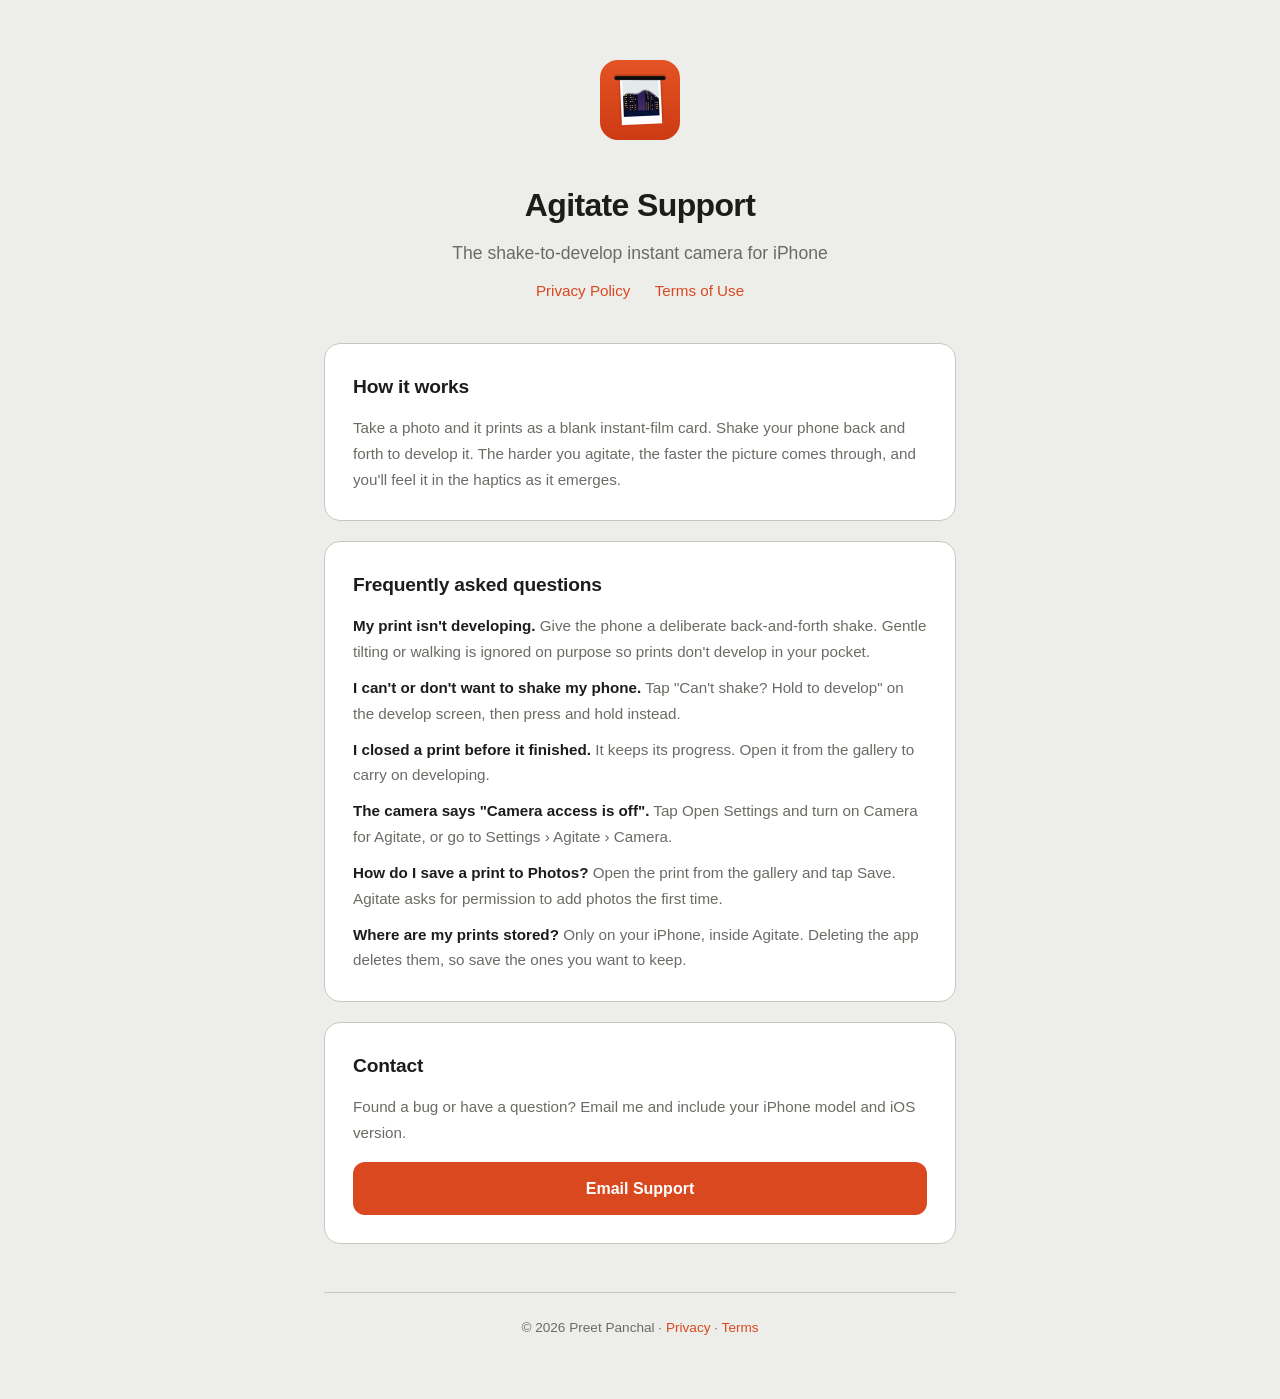
<file: index.html>
<!DOCTYPE html>
<html lang="en">
<head>
    <meta charset="UTF-8">
    <meta name="viewport" content="width=device-width, initial-scale=1.0">
    <title>Agitate Support</title>
    <meta name="description" content="Help, privacy policy and terms for Agitate, the shake-to-develop instant camera for iPhone.">
    <link rel="stylesheet" href="style.css">
</head>
<body>
    <div class="container">
        <div class="logo"><img src="icon.png" alt="Agitate app icon"></div>
        <h1>Agitate Support</h1>
        <p class="subtitle">The shake-to-develop instant camera for iPhone</p>
        <nav>
            <a href="privacy.html">Privacy Policy</a>
            <a href="terms.html">Terms of Use</a>
        </nav>

        <div class="card">
            <h2>How it works</h2>
            <p>Take a photo and it prints as a blank instant-film card. Shake your phone back and forth to develop it. The harder you agitate, the faster the picture comes through, and you'll feel it in the haptics as it emerges.</p>
        </div>

        <div class="card">
            <h2>Frequently asked questions</h2>
            <p><strong>My print isn't developing.</strong> Give the phone a deliberate back-and-forth shake. Gentle tilting or walking is ignored on purpose so prints don't develop in your pocket.</p>
            <p><strong>I can't or don't want to shake my phone.</strong> Tap "Can't shake? Hold to develop" on the develop screen, then press and hold instead.</p>
            <p><strong>I closed a print before it finished.</strong> It keeps its progress. Open it from the gallery to carry on developing.</p>
            <p><strong>The camera says "Camera access is off".</strong> Tap Open Settings and turn on Camera for Agitate, or go to Settings › Agitate › Camera.</p>
            <p><strong>How do I save a print to Photos?</strong> Open the print from the gallery and tap Save. Agitate asks for permission to add photos the first time.</p>
            <p><strong>Where are my prints stored?</strong> Only on your iPhone, inside Agitate. Deleting the app deletes them, so save the ones you want to keep.</p>
        </div>

        <div class="card">
            <h2>Contact</h2>
            <p>Found a bug or have a question? Email me and include your iPhone model and iOS version.</p>
            <a class="contact-link" href="mailto:preet2020@icloud.com?subject=Agitate%20support">Email Support</a>
        </div>

        <div class="footer">&copy; 2026 Preet Panchal &middot; <a href="privacy.html">Privacy</a> &middot; <a href="terms.html">Terms</a></div>
    </div>
</body>
</html>
</file>
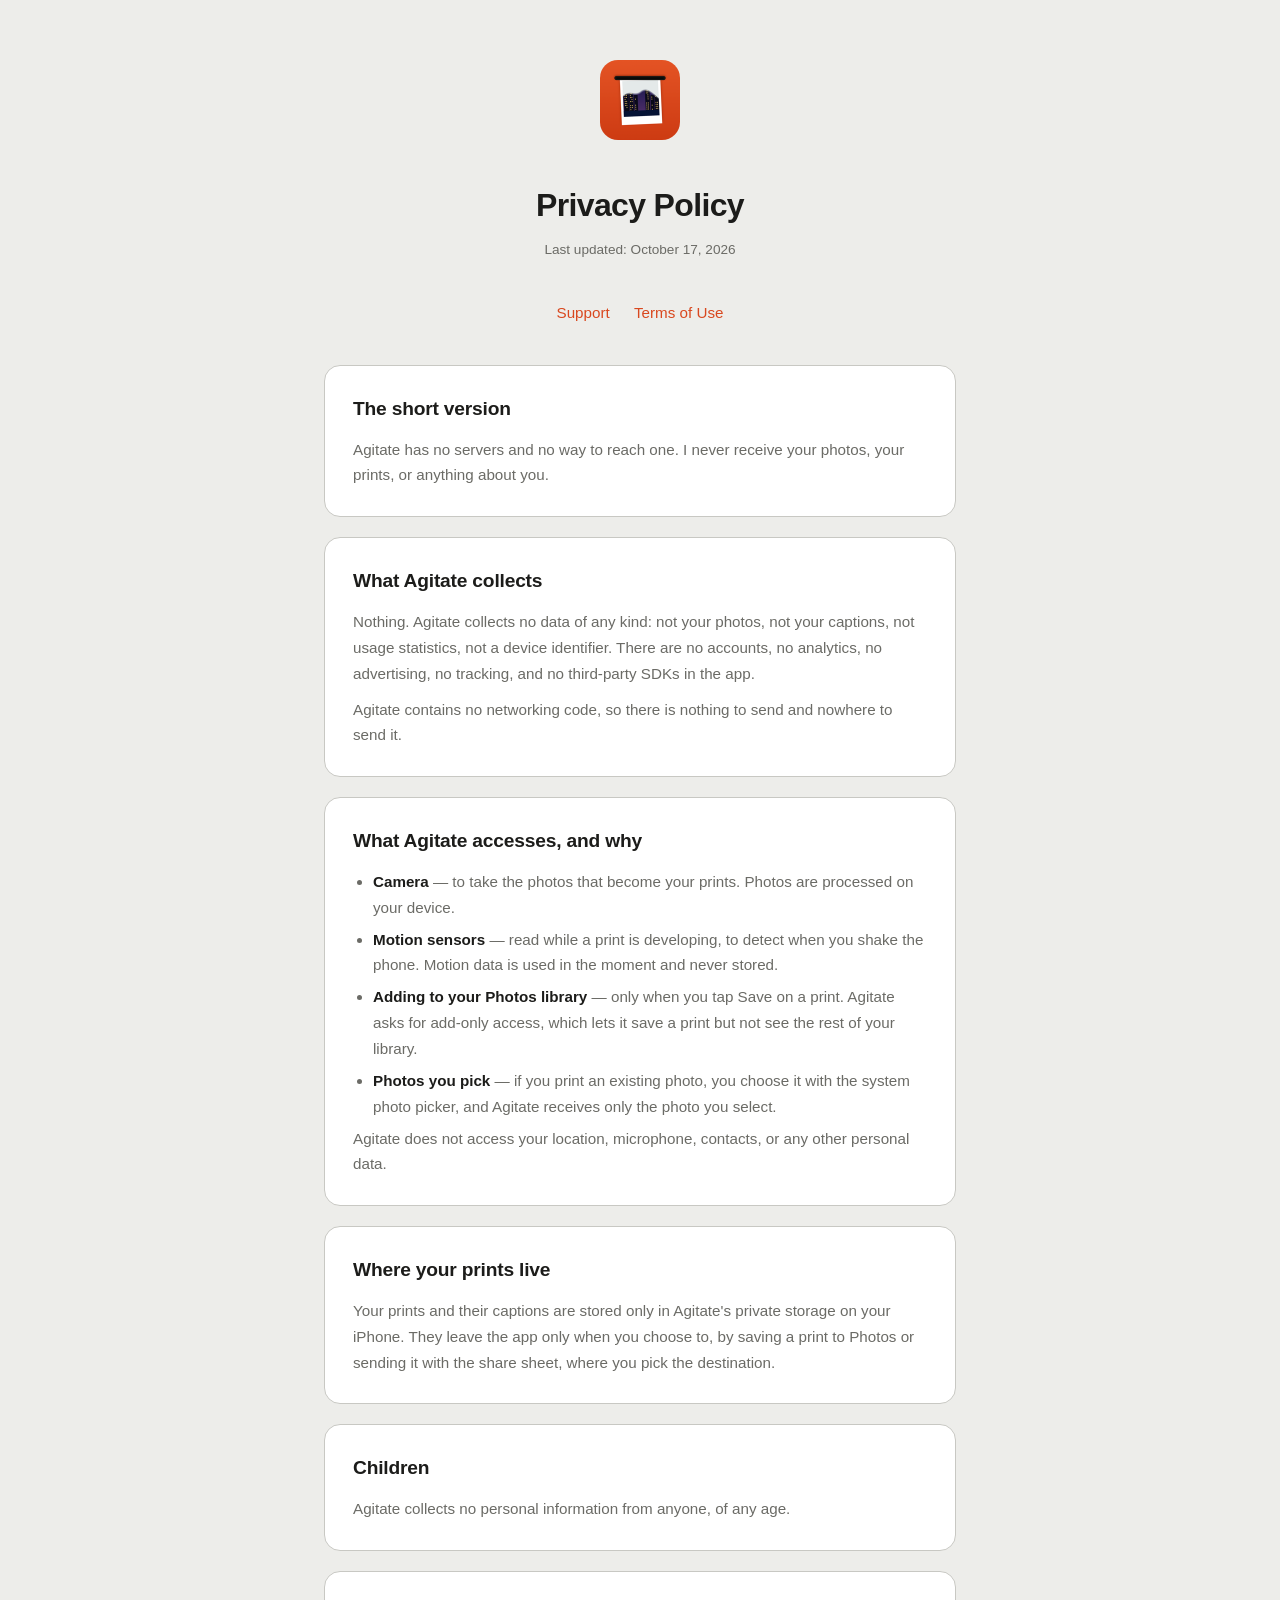
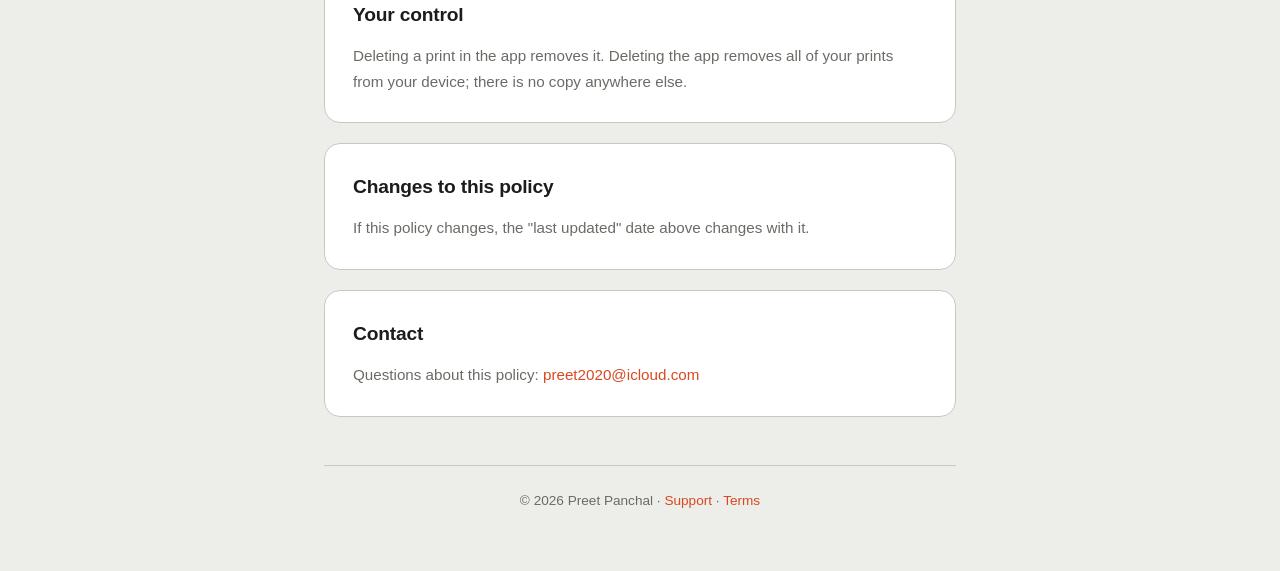
<file: privacy.html>
<!DOCTYPE html>
<html lang="en">
<head>
    <meta charset="UTF-8">
    <meta name="viewport" content="width=device-width, initial-scale=1.0">
    <title>Agitate — Privacy Policy</title>
    <meta name="description" content="Agitate privacy policy: no data collection, no accounts, no analytics, no network code. Your photos and prints stay on your device.">
    <link rel="stylesheet" href="style.css">
</head>
<body>
    <div class="container">
        <div class="logo"><img src="icon.png" alt="Agitate app icon"></div>
        <h1>Privacy Policy</h1>
        <p class="updated">Last updated: October 17, 2026</p>
        <nav>
            <a href="index.html">Support</a>
            <a href="terms.html">Terms of Use</a>
        </nav>

        <div class="card">
            <h2>The short version</h2>
            <p>Agitate has no servers and no way to reach one. I never receive your photos, your prints, or anything about you.</p>
        </div>

        <div class="card">
            <h2>What Agitate collects</h2>
            <p>Nothing. Agitate collects no data of any kind: not your photos, not your captions, not usage statistics, not a device identifier. There are no accounts, no analytics, no advertising, no tracking, and no third-party SDKs in the app.</p>
            <p>Agitate contains no networking code, so there is nothing to send and nowhere to send it.</p>
        </div>

        <div class="card">
            <h2>What Agitate accesses, and why</h2>
            <ul>
                <li><strong>Camera</strong> — to take the photos that become your prints. Photos are processed on your device.</li>
                <li><strong>Motion sensors</strong> — read while a print is developing, to detect when you shake the phone. Motion data is used in the moment and never stored.</li>
                <li><strong>Adding to your Photos library</strong> — only when you tap Save on a print. Agitate asks for add-only access, which lets it save a print but not see the rest of your library.</li>
                <li><strong>Photos you pick</strong> — if you print an existing photo, you choose it with the system photo picker, and Agitate receives only the photo you select.</li>
            </ul>
            <p>Agitate does not access your location, microphone, contacts, or any other personal data.</p>
        </div>

        <div class="card">
            <h2>Where your prints live</h2>
            <p>Your prints and their captions are stored only in Agitate's private storage on your iPhone. They leave the app only when you choose to, by saving a print to Photos or sending it with the share sheet, where you pick the destination.</p>
        </div>

        <div class="card">
            <h2>Children</h2>
            <p>Agitate collects no personal information from anyone, of any age.</p>
        </div>

        <div class="card">
            <h2>Your control</h2>
            <p>Deleting a print in the app removes it. Deleting the app removes all of your prints from your device; there is no copy anywhere else.</p>
        </div>

        <div class="card">
            <h2>Changes to this policy</h2>
            <p>If this policy changes, the "last updated" date above changes with it.</p>
        </div>

        <div class="card">
            <h2>Contact</h2>
            <p>Questions about this policy: <a href="mailto:preet2020@icloud.com">preet2020@icloud.com</a></p>
        </div>

        <div class="footer">&copy; 2026 Preet Panchal &middot; <a href="index.html">Support</a> &middot; <a href="terms.html">Terms</a></div>
    </div>
</body>
</html>
</file>
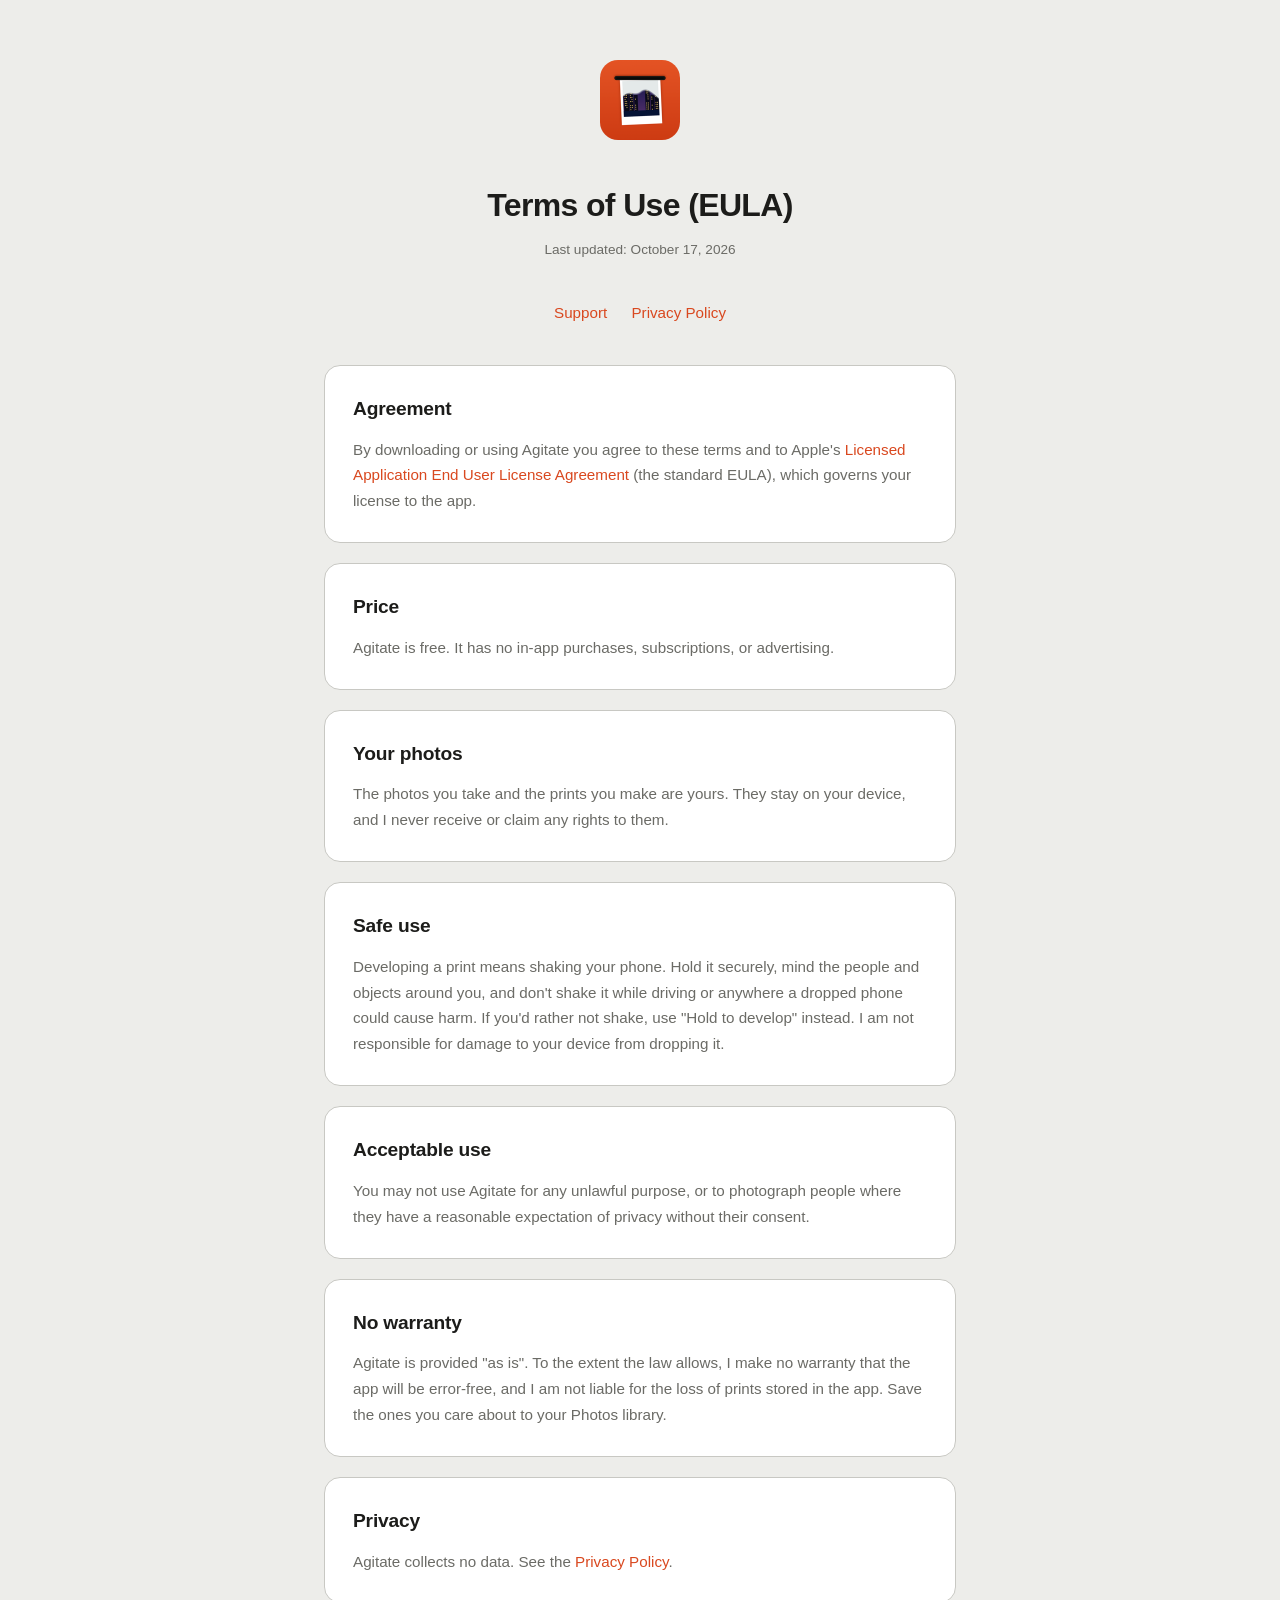
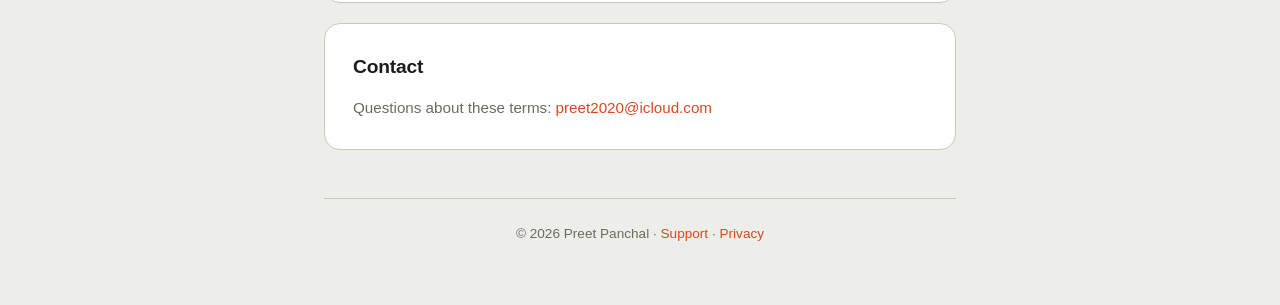
<file: terms.html>
<!DOCTYPE html>
<html lang="en">
<head>
    <meta charset="UTF-8">
    <meta name="viewport" content="width=device-width, initial-scale=1.0">
    <title>Agitate — Terms of Use (EULA)</title>
    <meta name="description" content="Agitate terms of use: license, safe use, your content.">
    <link rel="stylesheet" href="style.css">
</head>
<body>
    <div class="container">
        <div class="logo"><img src="icon.png" alt="Agitate app icon"></div>
        <h1>Terms of Use (EULA)</h1>
        <p class="updated">Last updated: October 17, 2026</p>
        <nav>
            <a href="index.html">Support</a>
            <a href="privacy.html">Privacy Policy</a>
        </nav>

        <div class="card">
            <h2>Agreement</h2>
            <p>By downloading or using Agitate you agree to these terms and to Apple's <a href="https://www.apple.com/legal/internet-services/itunes/dev/stdeula/" target="_blank" rel="noopener noreferrer">Licensed Application End User License Agreement</a> (the standard EULA), which governs your license to the app.</p>
        </div>

        <div class="card">
            <h2>Price</h2>
            <p>Agitate is free. It has no in-app purchases, subscriptions, or advertising.</p>
        </div>

        <div class="card">
            <h2>Your photos</h2>
            <p>The photos you take and the prints you make are yours. They stay on your device, and I never receive or claim any rights to them.</p>
        </div>

        <div class="card">
            <h2>Safe use</h2>
            <p>Developing a print means shaking your phone. Hold it securely, mind the people and objects around you, and don't shake it while driving or anywhere a dropped phone could cause harm. If you'd rather not shake, use "Hold to develop" instead. I am not responsible for damage to your device from dropping it.</p>
        </div>

        <div class="card">
            <h2>Acceptable use</h2>
            <p>You may not use Agitate for any unlawful purpose, or to photograph people where they have a reasonable expectation of privacy without their consent.</p>
        </div>

        <div class="card">
            <h2>No warranty</h2>
            <p>Agitate is provided "as is". To the extent the law allows, I make no warranty that the app will be error-free, and I am not liable for the loss of prints stored in the app. Save the ones you care about to your Photos library.</p>
        </div>

        <div class="card">
            <h2>Privacy</h2>
            <p>Agitate collects no data. See the <a href="privacy.html">Privacy Policy</a>.</p>
        </div>

        <div class="card">
            <h2>Contact</h2>
            <p>Questions about these terms: <a href="mailto:preet2020@icloud.com">preet2020@icloud.com</a></p>
        </div>

        <div class="footer">&copy; 2026 Preet Panchal &middot; <a href="index.html">Support</a> &middot; <a href="privacy.html">Privacy</a></div>
    </div>
</body>
</html>
</file>
<file: style.css>
:root {
    --accent: #D9481F;
    --bg: #EDEDEA;
    --card: #FFFFFF;
    --text: #1C1C1A;
    --secondary: #6B6B66;
    --border: #C8C8C3;
}
@media (prefers-color-scheme: dark) {
    :root {
        --accent: #F0683F;
        --bg: #000000;
        --card: #1C1C1E;
        --text: #F5F5F7;
        --secondary: #A1A1A6;
        --border: #38383A;
    }
}
* { margin: 0; padding: 0; box-sizing: border-box; }
body {
    font-family: -apple-system, BlinkMacSystemFont, 'SF Pro Text', 'Helvetica Neue', sans-serif;
    background: var(--bg);
    color: var(--text);
    line-height: 1.6;
    -webkit-font-smoothing: antialiased;
}
.container { max-width: 680px; margin: 0 auto; padding: 60px 24px; }
.logo { text-align: center; margin-bottom: 32px; }
.logo img { width: 80px; height: 80px; border-radius: 18px; }
h1 { font-size: 2rem; font-weight: 700; text-align: center; letter-spacing: -0.02em; margin-bottom: 8px; }
.subtitle { text-align: center; color: var(--secondary); font-size: 1.1rem; margin-bottom: 12px; }
.updated { text-align: center; color: var(--secondary); font-size: 0.85rem; margin-bottom: 40px; }
nav { text-align: center; margin-bottom: 40px; font-size: 0.95rem; }
nav a { margin: 0 10px; }
.card { background: var(--card); border: 1px solid var(--border); border-radius: 16px; padding: 28px; margin-bottom: 20px; }
.card h2 { font-size: 1.2rem; font-weight: 600; margin-bottom: 12px; letter-spacing: -0.01em; }
.card p, .card li { color: var(--secondary); font-size: 0.95rem; line-height: 1.7; }
.card p + p { margin-top: 10px; }
.card ul { padding-left: 20px; margin-top: 8px; }
.card li { margin-bottom: 6px; }
.card strong { color: var(--text); font-weight: 600; }
a { color: var(--accent); text-decoration: none; }
a:hover { text-decoration: underline; }
.contact-link {
    display: block; padding: 14px 20px; background: var(--accent); color: white; border-radius: 12px;
    text-align: center; font-weight: 600; font-size: 1rem; margin-top: 16px;
}
.contact-link:hover { opacity: 0.85; text-decoration: none; }
.footer { text-align: center; color: var(--secondary); font-size: 0.85rem; margin-top: 48px; padding-top: 24px; border-top: 1px solid var(--border); }
</file>
